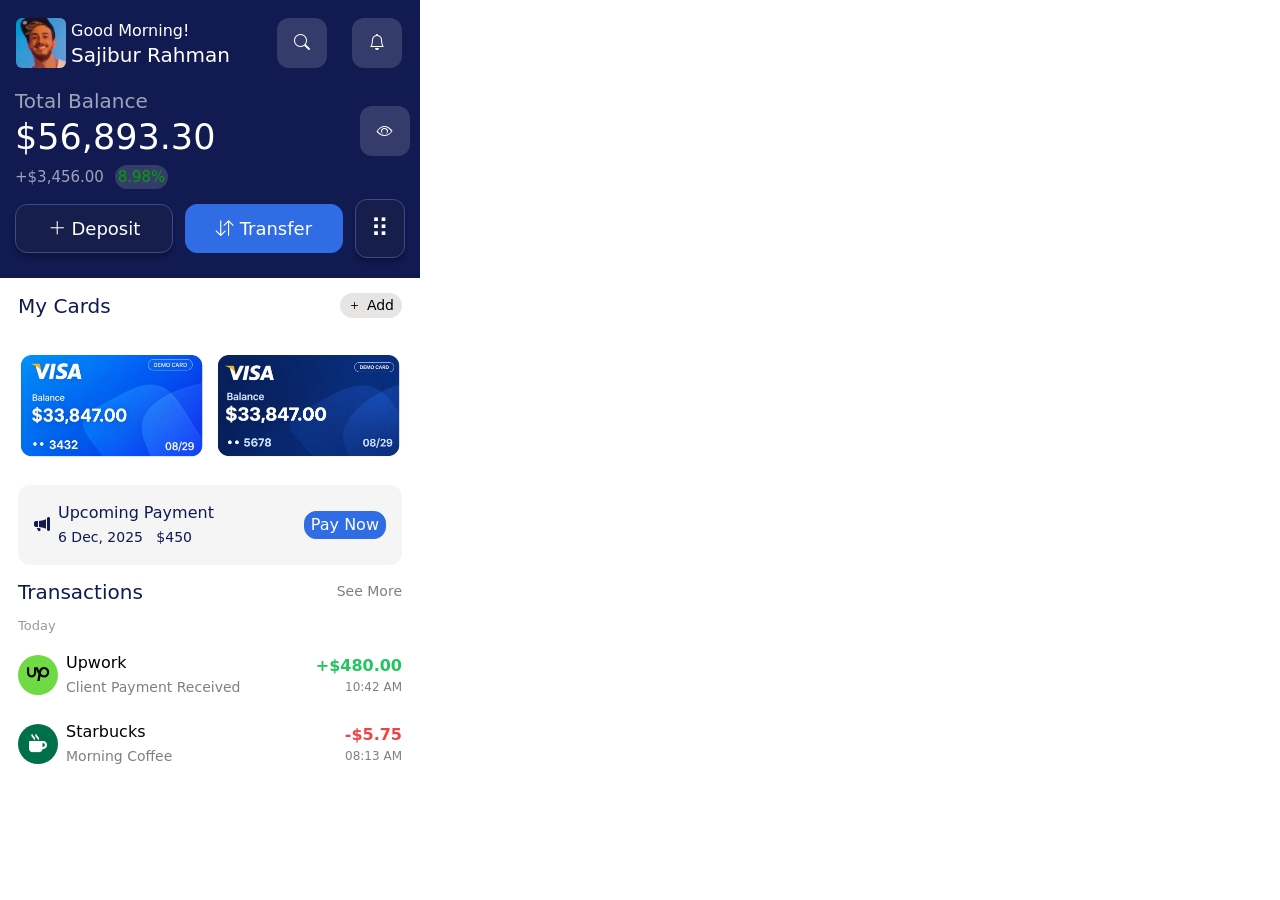
<file: index.html>
<!DOCTYPE html>
<html lang="en">
<head>
    <meta charset="UTF-8">
    <meta name="viewport" content="width=device-width, initial-scale=1.0">
    <title>Payment UI</title>
    <link rel="stylesheet" href="https://cdnjs.cloudflare.com/ajax/libs/font-awesome/6.5.1/css/all.min.css" integrity="sha512-DTOQO9RWCH3ppGqcWaEA1BIZOC6xxalwEsw9c2QQeAIftl+Vegovlnee1c9QX4TctnWMn13TZye+giMm8e2LwA==" crossorigin="anonymous" referrerpolicy="no-referrer" />
    <link rel="stylesheet" href="style.css">
     <link rel="stylesheet" href="https://cdn.jsdelivr.net/npm/bootstrap-icons@1.11.3/font/bootstrap-icons.min.css">
    <link href="https://cdn.jsdelivr.net/npm/bootstrap@5.0.2/dist/css/bootstrap.min.css" rel="stylesheet" integrity="sha384-EVSTQN3/azprG1Anm3QDgpJLIm9Nao0Yz1ztcQTwFspd3yD65VohhpuuCOmLASjC" crossorigin="anonymous">
<script src="https://cdn.jsdelivr.net/npm/bootstrap@5.0.2/dist/js/bootstrap.bundle.min.js" integrity="sha384-MrcW6ZMFYlzcLA8Nl+NtUVF0sA7MsXsP1UyJoMp4YLEuNSfAP+JcXn/tWtIaxVXM" crossorigin="anonymous"></script>

</head>
<body>
    <header class="main">
 <section class="greeting-card d-flex p-2 justify-content-start align-items-center">
<img class=" ms-2 avatar rounded  img-fluid" src="avatar.jpg" >
<div class="d-flex flex-column justify-content-center">
<p class="avatar-text">Good Morning!</p>
<h5 class="avatar-text">Sajibur Rahman</h5>
</div>
<div class="btn-greeting ms-auto"> <i class="bi bi-search"></i></div>
<div class="btn-greeting"> <i class="bi bi-bell"></i></div>
 </section>
<section class="balance-card d-grid">
    <div>
    <p class="mb-0">Total Balance</p>
    <h2 class="acctbal" id="acctBalance" data-balance="$56,893.30">$56,893.30</h2>
    <p class="mb-0 est" >+$3,456.00 <span class="percent">8.98%</span></p>
    </div>
    <div class="align-items-center ms-auto"> <i class="eye bi bi-eye btn-greeting" id="toggleBalance"></i></div>
</section>
<section class="d-flex action-card ms-auto me-auto justify-content-center align-items-center">
<button class="btn-1"><i class="bi bi-plus-lg"></i> <span></span>Deposit</button>
<button class="btn-2"><i class="bi bi-arrow-down-up"></i> <span>Transfer</span></button>
<button class="btn-3">⠿</button>
</section>
</header>
<main>
    <div class="content-panel">
        <section class="d-grid d-cd">
            <div class="d-flex justify-content-between align-items-center mb-2">
                <h5 class="mb-0">My Cards</h5>
                <span class="add-card"><i class="bi bi-plus"></i> Add</span>
            </div>
            <div class="card-row">
            <img src="card01.png" class="img-card">
            <img src="card02.png" class="img-card">
            </div>
        </section>

        <section class="upcm d-flex justify-content-between align-items-center p-3">
            <div class="d-flex align-items-center">
                <i class="bi bi-megaphone-fill me-2"></i>
                <div>
                    <p class="upcm-title">Upcoming Payment</p>
                    <small>6 Dec, 2025 &nbsp; $450</small>
                </div>
            </div>
            <button class="pay-action">Pay Now</button>
        </section>

        <section class="transactions">
    <div class="d-flex justify-content-between align-items-center mb-2">
        <h5 class="mb-0">Transactions</h5>
        <a href="transaction.html" class="see-more">See More</a>
    </div>

    <p class="tx-date-header">Today</p>

    <div class="transaction-row d-flex justify-content-between align-items-center">
        <div class="d-flex align-items-center">
            <div class="tx-icon bg-upwork"><i class="fa-brands fa-upwork"></i></div>
            <div class="ms-2">
                <p>Upwork</p>
                <small class="sp">Client Payment Received</small>
            </div>
        </div>
        <div class="text-end">
            <span class="tx-amount positive">+$480.00</span>
            <small class="d-block tx-time">10:42 AM</small>
        </div>
    </div>

   
      

    <div class="transaction-row d-flex justify-content-between align-items-center">
        <div class="d-flex align-items-center">
            <div class="tx-icon bg-starbucks"><i class="fa-solid fa-mug-hot"></i></div>
            <div class="ms-2">
                <p>Starbucks</p>
                <small class="sp">Morning Coffee</small>
            </div>
        </div>
        <div class="text-end">
            <span class="tx-amount negative">-$5.75</span>
            <small class="d-block tx-time">08:13 AM</small>
        </div>
    </div>

   

</section>
        </section>
    </div>
</main>
</body>
<script>
    const eyeIcon = document.getElementById('toggleBalance');
    const balanceEl = document.getElementById('acctBalance');
    let balanceVisible = true;

    eyeIcon.addEventListener('click', () => {
        balanceVisible = !balanceVisible;
        if (balanceVisible) {
            balanceEl.textContent = balanceEl.dataset.balance;
            eyeIcon.classList.replace('bi-eye-slash', 'bi-eye');
        } else {
            balanceEl.textContent = '••••••••';
            eyeIcon.classList.replace('bi-eye', 'bi-eye-slash');
        }
    });
</script>
</html>
</file>
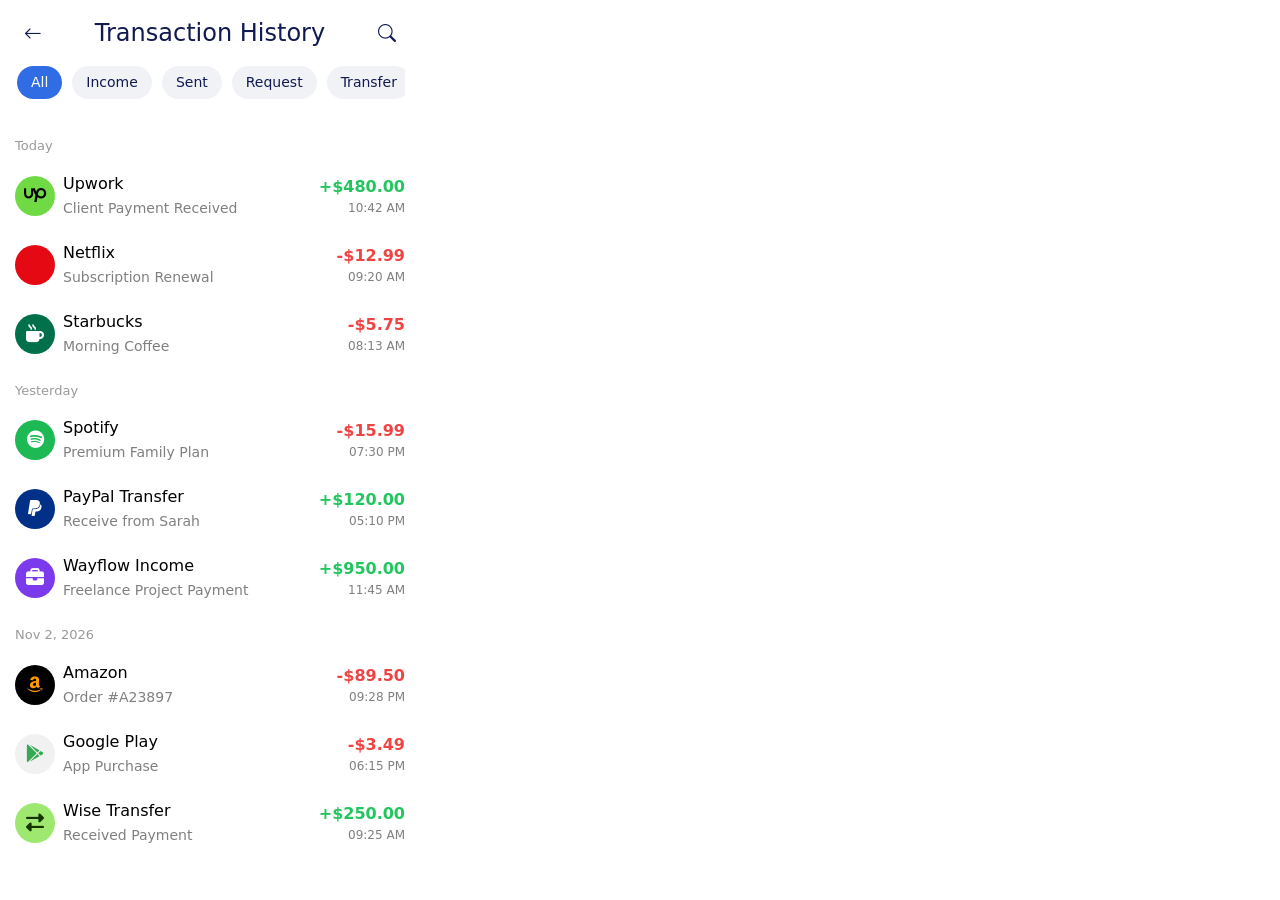
<file: transaction.html>
<!DOCTYPE html>
<html lang="en">
<head>
    <meta charset="UTF-8">
    <meta name="viewport" content="width=device-width, initial-scale=1.0">
    <title>X-pay Transaction History</title>
    <link rel="stylesheet" href="style.css">
    <link rel="stylesheet" href="https://cdn.jsdelivr.net/npm/bootstrap-icons@1.11.3/font/bootstrap-icons.min.css">
    <link rel="stylesheet" href="https://cdnjs.cloudflare.com/ajax/libs/font-awesome/6.5.1/css/all.min.css" integrity="sha512-DTOQO9RWCH3ppGqcWaEA1BIZOC6xxalwEsw9c2QQeAIftl+Vegovlnee1c9QX4TctnWMn13TZye+giMm8e2LwA==" crossorigin="anonymous" referrerpolicy="no-referrer" />
    <link href="https://cdn.jsdelivr.net/npm/bootstrap@5.0.2/dist/css/bootstrap.min.css" rel="stylesheet" integrity="sha384-EVSTQN3/azprG1Anm3QDgpJLIm9Nao0Yz1ztcQTwFspd3yD65VohhpuuCOmLASjC" crossorigin="anonymous">
<script src="https://cdn.jsdelivr.net/npm/bootstrap@5.0.2/dist/js/bootstrap.bundle.min.js" integrity="sha384-MrcW6ZMFYlzcLA8Nl+NtUVF0sA7MsXsP1UyJoMp4YLEuNSfAP+JcXn/tWtIaxVXM" crossorigin="anonymous"></script>
</head>
<body>
    <div class="main-trans">
    <header class="trans">
        <section class="hd d-flex align-items-center">
            <a href="index.html" class="btn-trans"><i class="bi bi-arrow-left"></i></a>
         <h4 class="hdr">Transaction History</h4>   
         <button class="btn-trans"><i class="bi bi-search"></i></button>
        </section>
        <section class="d-flex config">
         <button class="special">All</button>
          <button class="butn">Income</button>
           <button class="butn">Sent</button>
            <button class="butn">Request</button>
             <button class="butn">Transfer</button>
        </section>
    </header>

    <main class="trans-body">

        <p class="tx-date-header">Today</p>

        <div class="transaction-row d-flex justify-content-between align-items-center">
            <div class="d-flex align-items-center">
                <div class="tx-icon bg-upwork"><i class="fa-brands fa-upwork"></i></div>
                <div class="ms-2">
                    <p>Upwork</p>
                    <small class="sp">Client Payment Received</small>
                </div>
            </div>
            <div class="text-end">
                <span class="tx-amount positive">+$480.00</span>
                <small class="d-block tx-time">10:42 AM</small>
            </div>
        </div>

        <div class="transaction-row d-flex justify-content-between align-items-center">
            <div class="d-flex align-items-center">
                <div class="tx-icon bg-netflix"><i class="fa-brands fa-netflix"></i></div>
                <div class="ms-2">
                    <p>Netflix</p>
                    <small class="sp">Subscription Renewal</small>
                </div>
            </div>
            <div class="text-end">
                <span class="tx-amount negative">-$12.99</span>
                <small class="d-block tx-time">09:20 AM</small>
            </div>
        </div>

        <div class="transaction-row d-flex justify-content-between align-items-center">
            <div class="d-flex align-items-center">
                <div class="tx-icon bg-starbucks"><i class="fa-solid fa-mug-hot"></i></div>
                <div class="ms-2">
                    <p>Starbucks</p>
                    <small class="sp">Morning Coffee</small>
                </div>
            </div>
            <div class="text-end">
                <span class="tx-amount negative">-$5.75</span>
                <small class="d-block tx-time">08:13 AM</small>
            </div>
        </div>

        <p class="tx-date-header">Yesterday</p>

        <div class="transaction-row d-flex justify-content-between align-items-center">
            <div class="d-flex align-items-center">
                <div class="tx-icon bg-spotify"><i class="fa-brands fa-spotify"></i></div>
                <div class="ms-2">
                    <p>Spotify</p>
                    <small class="sp">Premium Family Plan</small>
                </div>
            </div>
            <div class="text-end">
                <span class="tx-amount negative">-$15.99</span>
                <small class="d-block tx-time">07:30 PM</small>
            </div>
        </div>

        <div class="transaction-row d-flex justify-content-between align-items-center">
            <div class="d-flex align-items-center">
                <div class="tx-icon bg-paypal"><i class="fa-brands fa-paypal"></i></div>
                <div class="ms-2">
                    <p>PayPal Transfer</p>
                    <small class="sp">Receive from Sarah</small>
                </div>
            </div>
            <div class="text-end">
                <span class="tx-amount positive">+$120.00</span>
                <small class="d-block tx-time">05:10 PM</small>
            </div>
        </div>

        <div class="transaction-row d-flex justify-content-between align-items-center">
            <div class="d-flex align-items-center">
                <div class="tx-icon bg-wayflow"><i class="fa-solid fa-briefcase"></i></div>
                <div class="ms-2">
                    <p>Wayflow Income</p>
                    <small class="sp">Freelance Project Payment</small>
                </div>
            </div>
            <div class="text-end">
                <span class="tx-amount positive">+$950.00</span>
                <small class="d-block tx-time">11:45 AM</small>
            </div>
        </div>

        <p class="tx-date-header">Nov 2, 2026</p>

        <div class="transaction-row d-flex justify-content-between align-items-center">
            <div class="d-flex align-items-center">
                <div class="tx-icon bg-amazon"><i class="fa-brands fa-amazon"></i></div>
                <div class="ms-2">
                    <p>Amazon</p>
                    <small class="sp">Order #A23897</small>
                </div>
            </div>
            <div class="text-end">
                <span class="tx-amount negative">-$89.50</span>
                <small class="d-block tx-time">09:28 PM</small>
            </div>
        </div>

        <div class="transaction-row d-flex justify-content-between align-items-center">
            <div class="d-flex align-items-center">
                <div class="tx-icon bg-googleplay"><i class="fa-brands fa-google-play"></i></div>
                <div class="ms-2">
                    <p>Google Play</p>
                    <small class="sp">App Purchase</small>
                </div>
            </div>
            <div class="text-end">
                <span class="tx-amount negative">-$3.49</span>
                <small class="d-block tx-time">06:15 PM</small>
            </div>
        </div>

        <div class="transaction-row d-flex justify-content-between align-items-center">
            <div class="d-flex align-items-center">
                <div class="tx-icon bg-wise"><i class="fa-solid fa-right-left"></i></div>
                <div class="ms-2">
                    <p>Wise Transfer</p>
                    <small class="sp">Received Payment</small>
                </div>
            </div>
            <div class="text-end">
                <span class="tx-amount positive">+$250.00</span>
                <small class="d-block tx-time">09:25 AM</small>
            </div>
        </div>

    </main>
    </div>
</body>
</html>
</file>
<file: style.css>
.btn-greeting{
display:grid;
border-radius: 12px;
background-color: rgba(255, 255, 255, 0.15);
margin: 10px;
width: 50px;
height: 50px;
place-items: center;
color:white;
} 


.avatar{
    width: 50px;
    height: 75px;
    border-radius: 50%;
}

.avatar-text{
    margin: 0;
    color: white;
}

.greeting-card{
    gap:5px;
}
.balance-card{
     color: white;
    grid-template-columns: 1fr auto;
    margin-left: 15px;
}
.main{
    background-color:#111A51;
    padding-bottom:20px;
}
.mb-0{
    color:rgba(255,255,255, 0.6);
    font-size: 20px;
}
.mt-2{
    font-size: 50px;
}
.eye{
    margin-top : 20px;;
}
.percent{
    background-color: rgba(255, 255, 255, 0.15);
    border-radius: 12px;
    color:rgb(9, 158, 4);
    padding: 3px;
    text-align: center;
    margin-left: 6px
}
.est{
    font-size: 15px;

}
.action-card{
    gap:25px;
}
.btn-1{
    background-color:#161E4B; 
    border-radius: 12px;
    text-align: center;
    color: white;
    border: 1px solid #3D4A8C;
    padding: 10px 25px;
    box-shadow: 0px 4px 4px rgba(0, 0, 0, 0.25);
    font-size: 18px;
    

}
.pay-action{
     background-color:#306CE4; 
    border-radius: 12px;
    border: 1px solid #306CE4;
    text-align: center;
    color: white;
}
.btn-2 {
    background-color:#306CE4; 
    border-radius: 12px;
    border: 1px solid #306CE4;
    text-align: center;
    color: white;
    padding: 10px 25px;
    box-shadow: 0px 4px 4px rgba(231, 228, 222, 0);
    font-size:18px;
}
.btn-3{
    background-color:#161E4B; 
    border-radius: 12px;
    border: 1px solid #3D4A8C;
    text-align: center;
    color: white;
    box-shadow: 0px 4px 4px rgba(0, 0, 0, 0.25);
    font-size:25px;
    padding:2px 20px;
}
.action-card{
    gap: 12px;
    margin-top: 10px;
    padding: 0 15px;
    width: 100%;
}
.icon{
    gap:10px;
}
.content-panel h5{
    color:#111A51;
}
.add-card{
    color:#111A51;
}
.acctbal{
    font-size:35px;
}

.d-cd{
    display:flex;
    flex-direction: column;
    gap: 15px;
    width:100%;
}

.img-card{
    width: 100%;
    aspect-ratio: 1.45 / 1;
    object-fit: cover;
    border-radius: 12px;
}
.bt-card{
    grid-column: 1 / -1;
}

.hd{
    justify-content: space-between;
    align-items: center;
}

.btn-trans{
    border-radius: 50%;
    background-color: transparent;
    margin: 0;
    width: 36px;
    height: 36px;
    display: grid;
    place-items: center;
    border-style: none;
    color: #111A51;
    font-size: 18px;
}

.hdr{
    margin-top: 20px;
}

.butn{
    gap:10px;
    background-color: #F1F2F6;
    color: #111A51;
    border-radius: 20px;
    border-style: none;
    padding:6px 14px;
    font-size: 14px;
}
.config{
    gap:10px;
}

.special{
    margin-left:2px;
    background-color:#306CE4;
    color: white;
    border-radius: 20px;
    border-style:none;
    padding:6px 14px;
    font-size: 14px;
}
.add-card{
    color: white;
    font-size: 14px;
    cursor: pointer;
}
.upcm{
    color: #111A51;
    border-radius: 12px;
    margin: 15px 0;
    padding: 2px 10px;
    background-color: rgba(82, 82, 83, 0.06);
}

.btn-1, .btn-2 {
    flex: 1;
    padding: 10px 0;
}
.btn-3{
    flex: 0 0 auto;
    width: 50px;
    padding: 10px 0; 
}
.upcm-title{
    color: #111A51;
    margin-bottom: 0;
}
.transactions{
    color: black;
    margin-top: 15px;
}
.see-more{
    color: rgba(255,255,255,0.6);
    font-size: 14px;
    cursor: pointer;
}
.transaction-row{
    padding: 10px 0;
    border-bottom: 1px solid rgba(255,255,255,0.1);
}
.transaction-row p{
    margin-bottom: 0;
}
.transaction-row small{
    color: rgba(255,255,255,0.5);
}
.tx-icon{
    width: 40px;
    height: 40px;
    border-radius: 50%;
    background-color: rgba(255,255,255,0.1);
    display: grid;
    place-items: center;
    font-size: 18px;
}
.tx-amount{
    color: #22c55e;
    font-weight: 600;
}
.content-panel{
    background-color: white;
    border-radius: 20px 20px 0 0;
    padding: 15px 10px;
    margin: 0 8px 8px;
}


.card-row{
    display: grid;
    grid-template-columns: repeat(2, 1fr);
    gap: 10px;
    width: 100%;
}

.transaction-row small{
    color: rgba(0,0,0,0.5);
}
.see-more{
    color: rgba(0,0,0,0.5);
    font-size: 14px;
    cursor: pointer;
    text-decoration: none;
}
.tx-date-header{
    color: rgba(0,0,0,0.4);
    font-size: 13px;
    margin: 12px 0 6px;
}
.tx-amount.positive{ color: #22c55e; }
.tx-amount.negative{ color: #ef4444; }
.tx-time{
    color: rgba(0,0,0,0.4);
    font-size: 12px;
}

.bg-upwork{ background-color: #6fda44; color: #000; }
.bg-netflix{ background-color: #E50914; color: #fff; }
.bg-starbucks{ background-color: #00704A; color: #fff; }
.bg-spotify{ background-color: #1DB954; color: #fff; }
.bg-paypal{ background-color: #003087; color: #fff; }
.bg-wayflow{ background-color: #7C3AED; color: #fff; }
.bg-amazon{ background-color: #000; color: #FF9900; }
.bg-googleplay{ background-color: #f1f1f1; color: #34A853; }
.bg-wise{ background-color: #9FE870; color: #163300; }




.main-trans{
    background-color: #ffffff;
    min-height: 100vh;
    max-width: 420px;
    margin: 0 auto;
    border-radius: 24px 24px 0 0;
    overflow: hidden;
}

.trans{
    padding: 15px 15px 0;
    background-color: white;
}

.hd{
    justify-content: space-between;
    align-items: center;
}

.hd h4{
    color: #111A51;
    margin: 0;
}

.hdr{
    margin-top: 0;
}

.config{
    gap: 10px;
    margin-top: 15px;
    overflow-x: auto;
    padding-bottom: 10px;
}

.trans-body{
    background-color: white;
    padding: 15px;
    color: black;
}



body > main > div > section.d-grid.d-cd > div.d-flex.justify-content-between.align-items-center.mb-2 > span {
    color:#000;
    background-color: rgba(215, 211, 211, 0.6);
    border-radius : 20px;
    padding:2px 8px;

}


/* --- responsive polish patch --- */
body{
    max-width: 420px;
    margin: 0 auto;
    background-color: #111A51;
}

img{
    max-width: 100%;
}

@media (max-width: 380px){
    .acctbal{
        font-size: 28px;
    }
    .avatar{
        width: 42px;
        height: 63px;
    }
    .hd h4{
        font-size: 16px;
    }
}
@media (max-width: 480px) {
  .btn-1, .btn-2, .eye {
    padding: 10px 0;
    font-size: 12px;
  }
  .btn-3{
    width: 44px;
    padding: 8px 0;
    font-size: 12px;
  }
  .action-card{
    gap: 8px;
    padding: 0 10px;
  }
}
</file>
